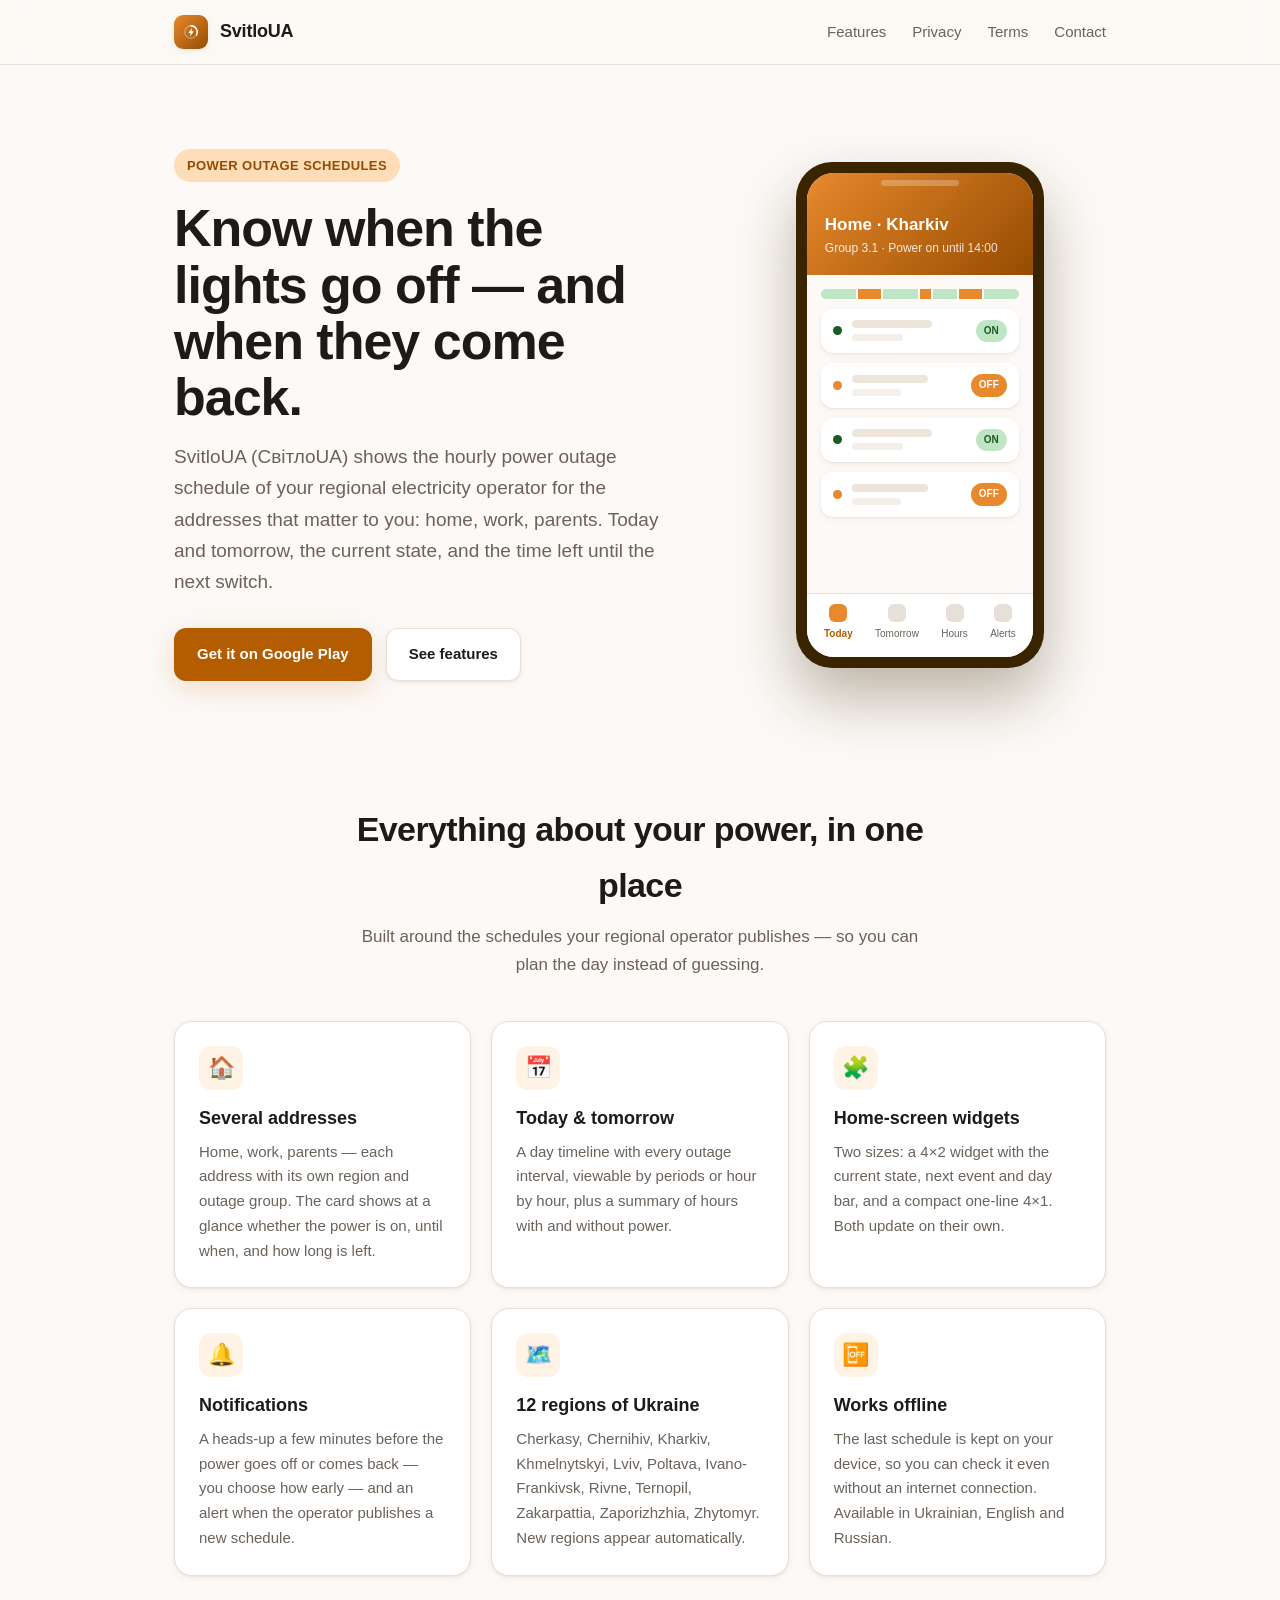
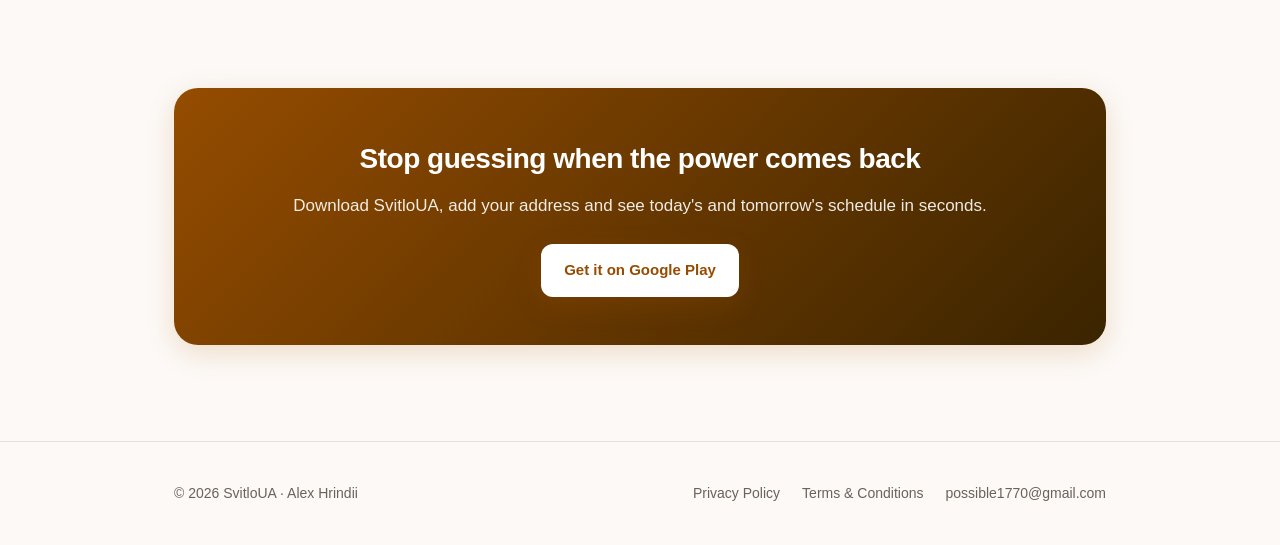
<file: index.html>
<!DOCTYPE html>
<html lang="en">
<head>
  <meta charset="utf-8">
  <meta name="viewport" content="width=device-width, initial-scale=1">
  <title>SvitloUA — Power Outage Schedules for Ukraine</title>
  <meta name="description" content="SvitloUA (СвітлоUA) shows when the power goes off and comes back at your addresses — today and tomorrow, with home-screen widgets and notifications. Covers 12 Ukrainian regions.">
  <link rel="icon" href="data:image/svg+xml,<svg xmlns='http://www.w3.org/2000/svg' viewBox='0 0 108 108'><rect width='108' height='108' rx='24' fill='%23b35c00'/><circle cx='54' cy='54' r='28' fill='none' stroke='white' stroke-opacity='.35' stroke-width='5'/><path d='M54,26a28,28 0 0,1 24.25,42' fill='none' stroke='white' stroke-width='5' stroke-linecap='round'/><path d='M58.5,36L42,58h10.5L49.5,74L67,51H56.2z' fill='white'/></svg>">
  <link rel="stylesheet" href="assets/style.css">
</head>
<body>
  <header class="site-header">
    <div class="wrap nav">
      <a class="brand" href="index.html">
        <span class="logo" aria-hidden="true">
          <svg viewBox="0 0 108 108" xmlns="http://www.w3.org/2000/svg"><circle cx="54" cy="54" r="28" fill="none" stroke="white" stroke-opacity=".35" stroke-width="6"/><path d="M54,26a28,28 0 0,1 24.25,42" fill="none" stroke="white" stroke-width="6" stroke-linecap="round"/><path d="M58.5,36L42,58h10.5L49.5,74L67,51H56.2z" fill="white"/></svg>
        </span>
        <span class="name">SvitloUA</span>
      </a>
      <nav class="nav-links">
        <a href="#features">Features</a>
        <a href="privacy.html">Privacy</a>
        <a href="terms.html">Terms</a>
        <a href="mailto:possible1770@gmail.com">Contact</a>
      </nav>
    </div>
  </header>

  <main>
    <!-- Hero -->
    <section class="hero">
      <div class="wrap hero-grid">
        <div>
          <span class="eyebrow">Power Outage Schedules</span>
          <h1>Know when the lights go off — and when they come back.</h1>
          <p class="lead">SvitloUA (СвітлоUA) shows the hourly power outage schedule of your regional electricity operator for the addresses that matter to you: home, work, parents. Today and tomorrow, the current state, and the time left until the next switch.</p>
          <div class="cta-row">
            <a class="btn btn-primary" href="https://play.google.com/store/apps/details?id=com.icompany.svitloua" target="_blank" rel="noopener">Get it on Google Play</a>
            <a class="btn btn-ghost" href="#features">See features</a>
          </div>
        </div>

        <div>
          <div class="phone" aria-hidden="true">
            <div class="screen">
              <div class="screen-top">
                <div class="t-title">Home · Kharkiv</div>
                <div class="t-sub">Group 3.1 · Power on until 14:00</div>
              </div>
              <div class="screen-body">
                <div class="daybar"><span class="w3"></span><span class="off w2"></span><span class="w3"></span><span class="off"></span><span class="w2"></span><span class="off w2"></span><span class="w3"></span></div>
                <div class="card-row"><span class="dot"></span><div class="ln"><div class="l1"></div><div class="l2"></div></div><span class="pill">ON</span></div>
                <div class="card-row"><span class="dot off"></span><div class="ln"><div class="l1"></div><div class="l2"></div></div><span class="pill off">OFF</span></div>
                <div class="card-row"><span class="dot"></span><div class="ln"><div class="l1"></div><div class="l2"></div></div><span class="pill">ON</span></div>
                <div class="card-row"><span class="dot off"></span><div class="ln"><div class="l1"></div><div class="l2"></div></div><span class="pill off">OFF</span></div>
              </div>
              <div class="tabbar">
                <div class="tab active"><span class="ico"></span>Today</div>
                <div class="tab"><span class="ico"></span>Tomorrow</div>
                <div class="tab"><span class="ico"></span>Hours</div>
                <div class="tab"><span class="ico"></span>Alerts</div>
              </div>
            </div>
          </div>
        </div>
      </div>
    </section>

    <!-- Features -->
    <section class="block" id="features">
      <div class="wrap">
        <div class="section-head">
          <h2>Everything about your power, in one place</h2>
          <p>Built around the schedules your regional operator publishes — so you can plan the day instead of guessing.</p>
        </div>
        <div class="features">
          <div class="feature">
            <div class="ficon">🏠</div>
            <h3>Several addresses</h3>
            <p>Home, work, parents — each address with its own region and outage group. The card shows at a glance whether the power is on, until when, and how long is left.</p>
          </div>
          <div class="feature">
            <div class="ficon">📅</div>
            <h3>Today &amp; tomorrow</h3>
            <p>A day timeline with every outage interval, viewable by periods or hour by hour, plus a summary of hours with and without power.</p>
          </div>
          <div class="feature">
            <div class="ficon">🧩</div>
            <h3>Home-screen widgets</h3>
            <p>Two sizes: a 4×2 widget with the current state, next event and day bar, and a compact one-line 4×1. Both update on their own.</p>
          </div>
          <div class="feature">
            <div class="ficon">🔔</div>
            <h3>Notifications</h3>
            <p>A heads-up a few minutes before the power goes off or comes back — you choose how early — and an alert when the operator publishes a new schedule.</p>
          </div>
          <div class="feature">
            <div class="ficon">🗺️</div>
            <h3>12 regions of Ukraine</h3>
            <p>Cherkasy, Chernihiv, Kharkiv, Khmelnytskyi, Lviv, Poltava, Ivano-Frankivsk, Rivne, Ternopil, Zakarpattia, Zaporizhzhia, Zhytomyr. New regions appear automatically.</p>
          </div>
          <div class="feature">
            <div class="ficon">📴</div>
            <h3>Works offline</h3>
            <p>The last schedule is kept on your device, so you can check it even without an internet connection. Available in Ukrainian, English and Russian.</p>
          </div>
        </div>
      </div>
    </section>

    <!-- CTA band -->
    <section class="block">
      <div class="wrap">
        <div class="band">
          <h2>Stop guessing when the power comes back</h2>
          <p>Download SvitloUA, add your address and see today's and tomorrow's schedule in seconds.</p>
          <a class="btn btn-primary" href="https://play.google.com/store/apps/details?id=com.icompany.svitloua" target="_blank" rel="noopener">Get it on Google Play</a>
        </div>
      </div>
    </section>
  </main>

  <footer class="site-footer">
    <div class="wrap foot-grid">
      <div>© 2026 SvitloUA · Alex Hrindii</div>
      <div class="foot-links">
        <a href="privacy.html">Privacy Policy</a>
        <a href="terms.html">Terms &amp; Conditions</a>
        <a href="mailto:possible1770@gmail.com">possible1770@gmail.com</a>
      </div>
    </div>
  </footer>
</body>
</html>
</file>
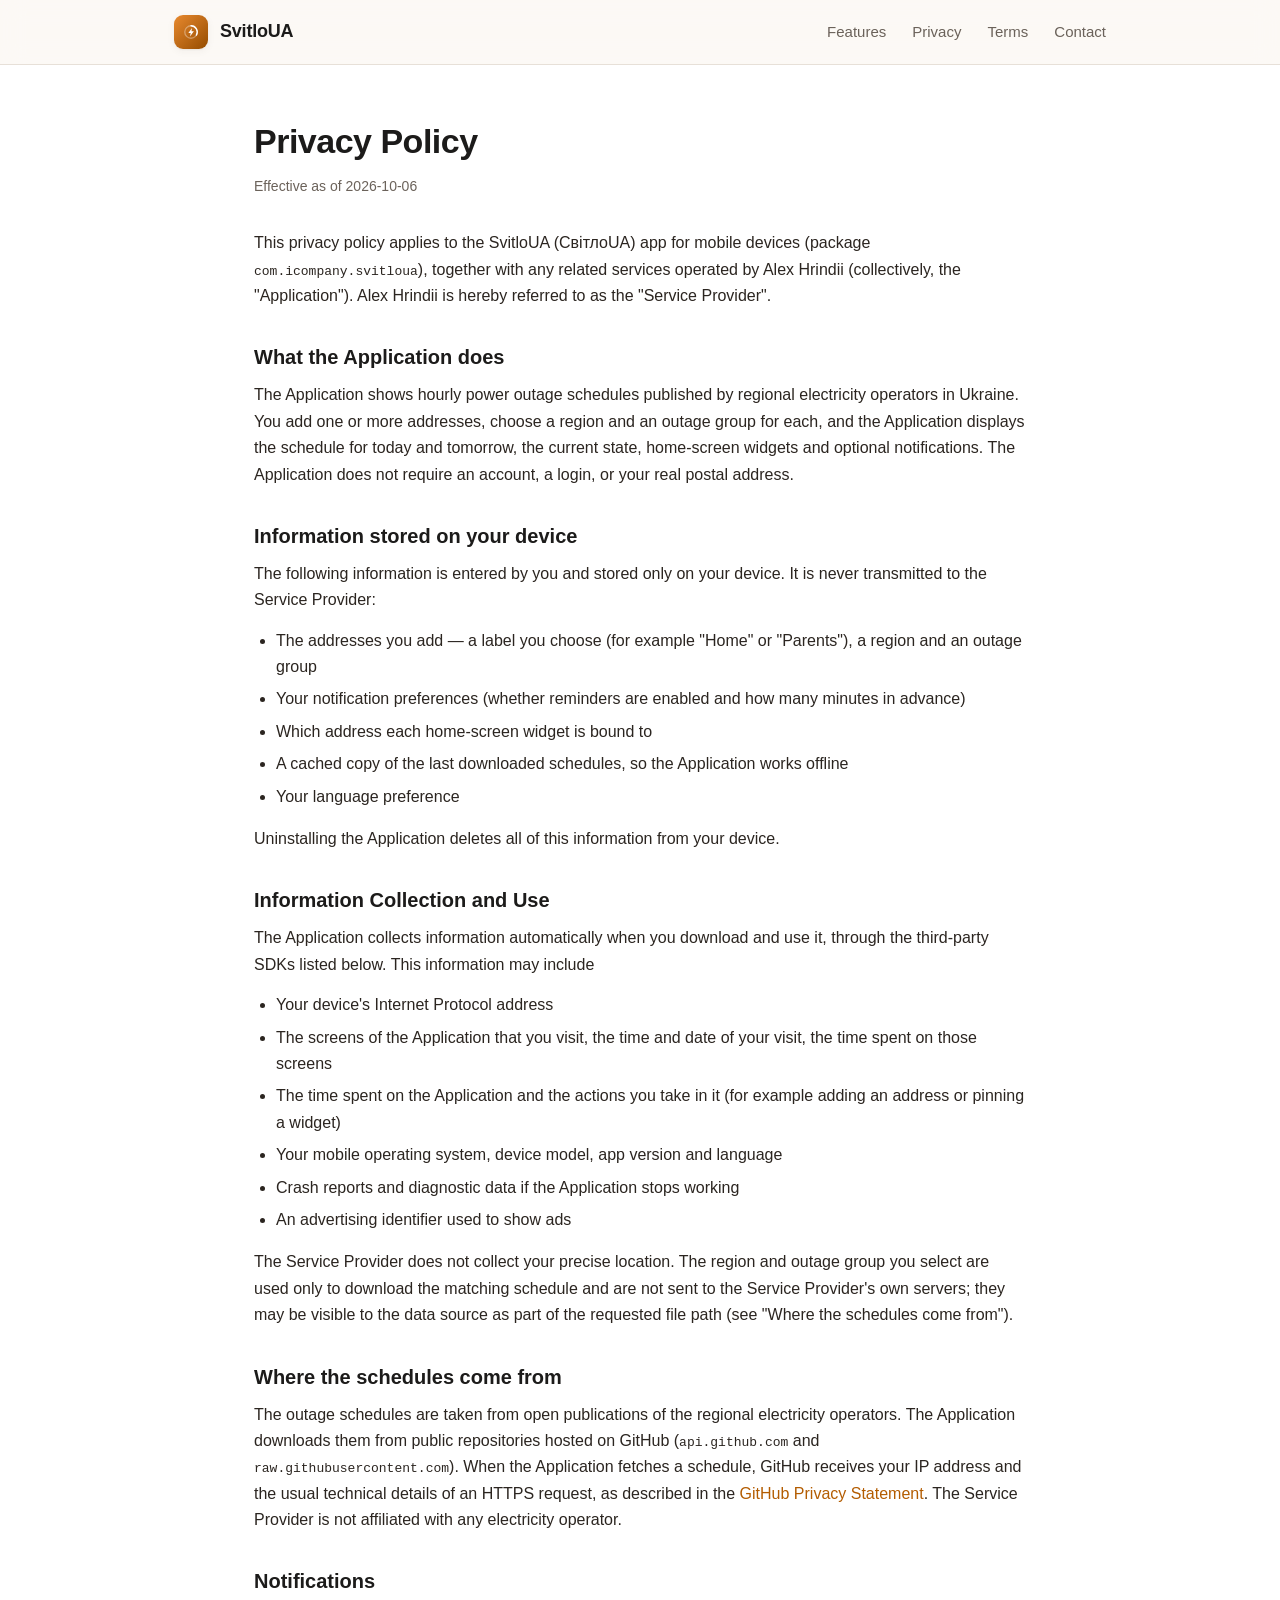
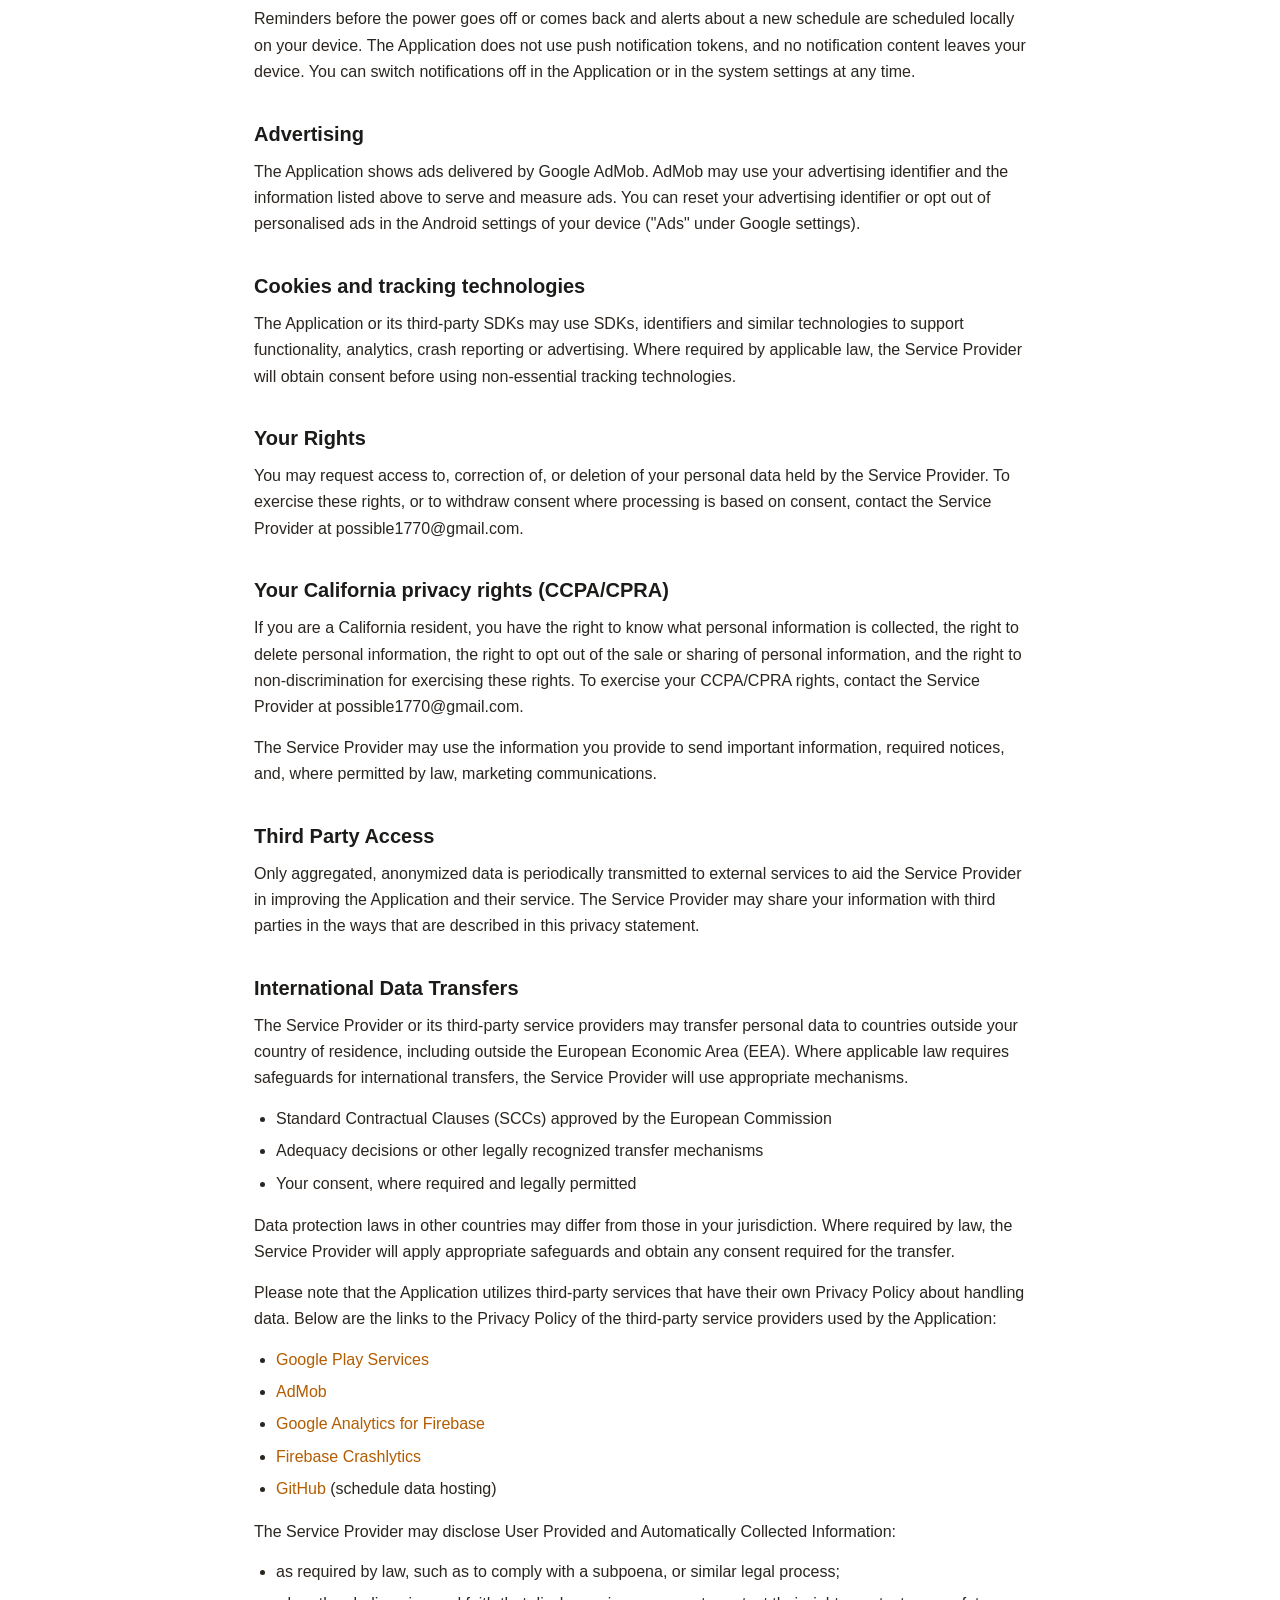
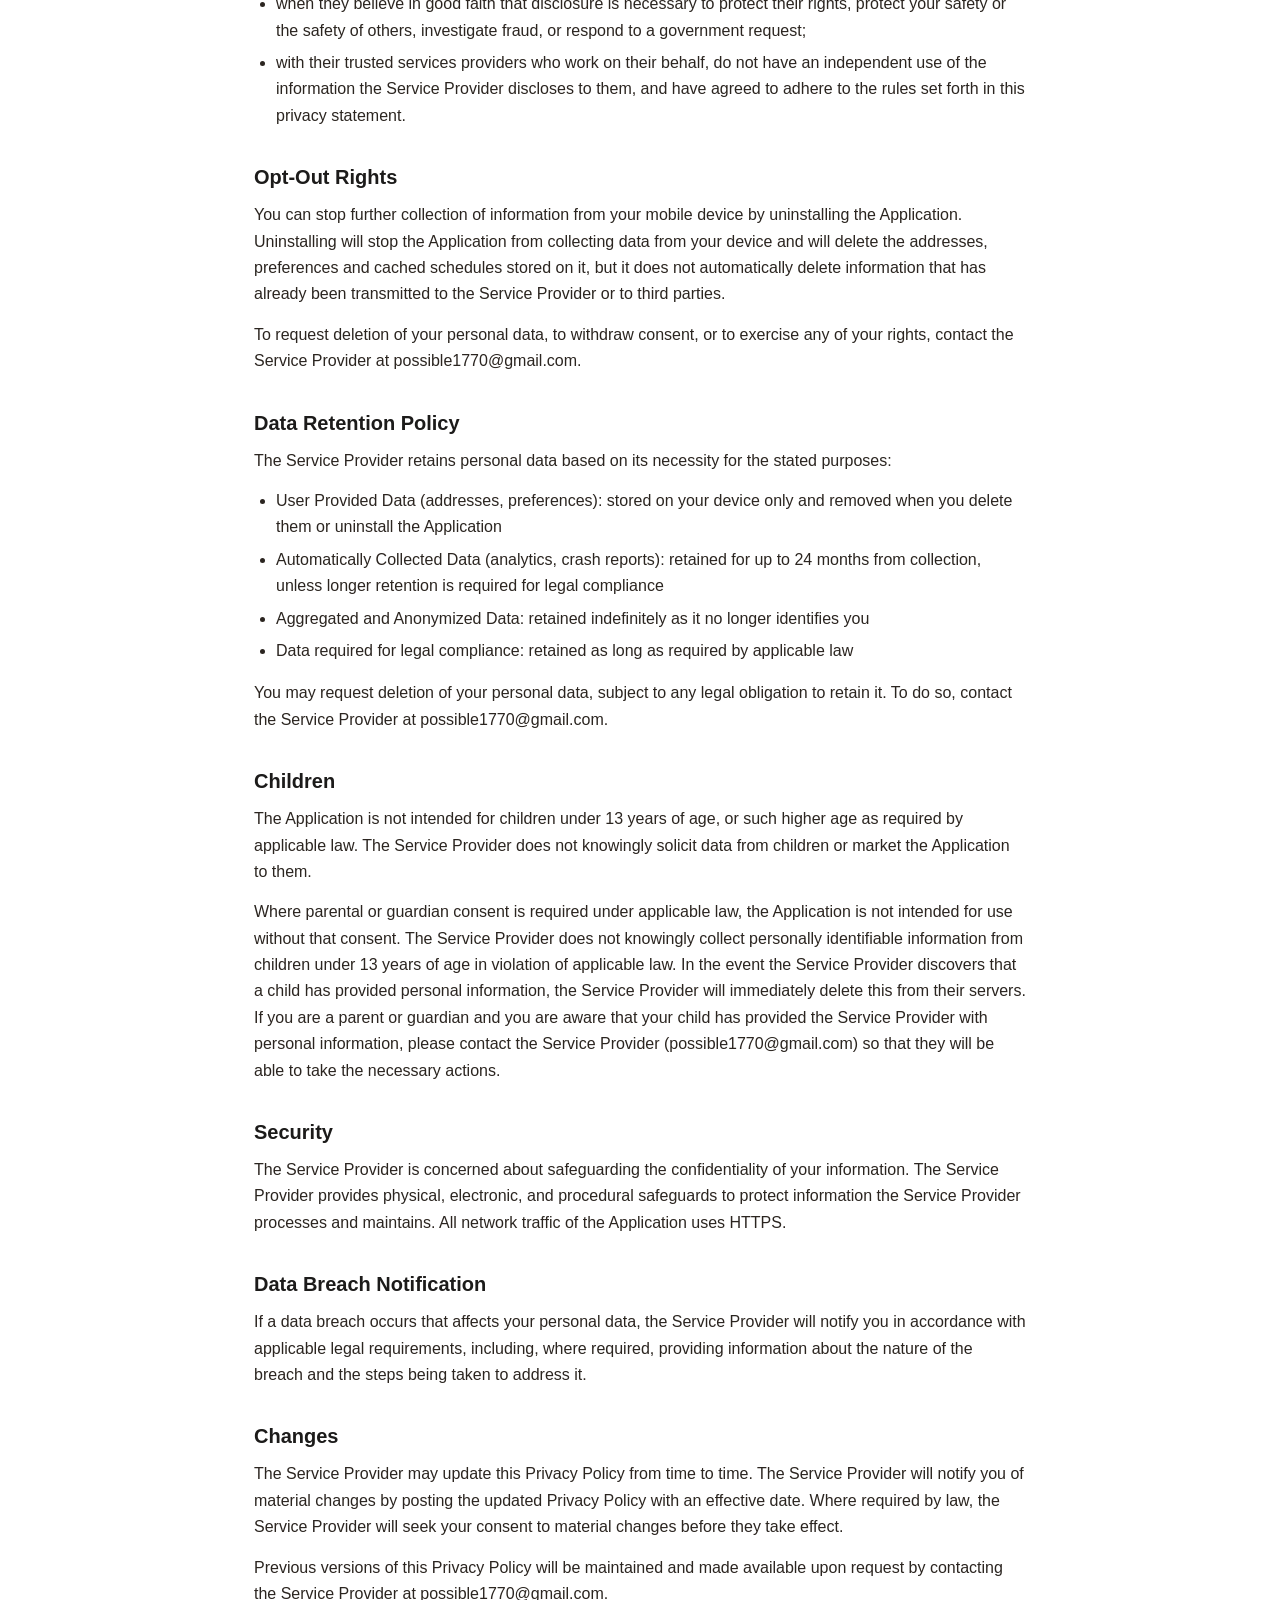
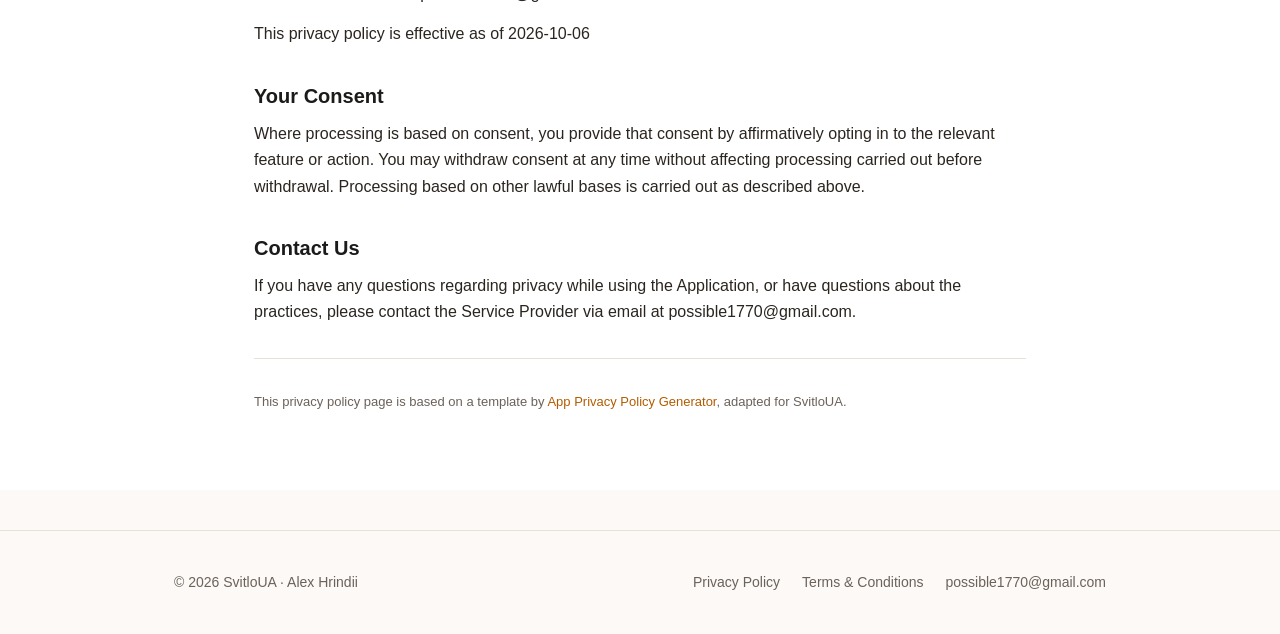
<file: privacy.html>
<!DOCTYPE html>
<html lang="en">
<head>
  <meta charset="utf-8">
  <meta name="viewport" content="width=device-width, initial-scale=1">
  <title>Privacy Policy — SvitloUA</title>
  <meta name="description" content="Privacy Policy for the SvitloUA (СвітлоUA) mobile application.">
  <link rel="icon" href="data:image/svg+xml,<svg xmlns='http://www.w3.org/2000/svg' viewBox='0 0 108 108'><rect width='108' height='108' rx='24' fill='%23b35c00'/><circle cx='54' cy='54' r='28' fill='none' stroke='white' stroke-opacity='.35' stroke-width='5'/><path d='M54,26a28,28 0 0,1 24.25,42' fill='none' stroke='white' stroke-width='5' stroke-linecap='round'/><path d='M58.5,36L42,58h10.5L49.5,74L67,51H56.2z' fill='white'/></svg>">
  <link rel="stylesheet" href="assets/style.css">
</head>
<body>
  <header class="site-header">
    <div class="wrap nav">
      <a class="brand" href="index.html">
        <span class="logo" aria-hidden="true">
          <svg viewBox="0 0 108 108" xmlns="http://www.w3.org/2000/svg"><circle cx="54" cy="54" r="28" fill="none" stroke="white" stroke-opacity=".35" stroke-width="6"/><path d="M54,26a28,28 0 0,1 24.25,42" fill="none" stroke="white" stroke-width="6" stroke-linecap="round"/><path d="M58.5,36L42,58h10.5L49.5,74L67,51H56.2z" fill="white"/></svg>
        </span>
        <span class="name">SvitloUA</span>
      </a>
      <nav class="nav-links">
        <a href="index.html#features">Features</a>
        <a href="privacy.html">Privacy</a>
        <a href="terms.html">Terms</a>
        <a href="mailto:possible1770@gmail.com">Contact</a>
      </nav>
    </div>
  </header>

  <main class="legal">
    <div class="wrap">
      <h1>Privacy Policy</h1>
      <p class="effective">Effective as of 2026-10-06</p>

      <p>This privacy policy applies to the SvitloUA (СвітлоUA) app for mobile devices (package <code>com.icompany.svitloua</code>), together with any related services operated by Alex Hrindii (collectively, the "Application"). Alex Hrindii is hereby referred to as the "Service Provider".</p>

      <strong class="h">What the Application does</strong>
      <p>The Application shows hourly power outage schedules published by regional electricity operators in Ukraine. You add one or more addresses, choose a region and an outage group for each, and the Application displays the schedule for today and tomorrow, the current state, home-screen widgets and optional notifications. The Application does not require an account, a login, or your real postal address.</p>

      <strong class="h">Information stored on your device</strong>
      <p>The following information is entered by you and stored only on your device. It is never transmitted to the Service Provider:</p>
      <ul>
        <li>The addresses you add — a label you choose (for example "Home" or "Parents"), a region and an outage group</li>
        <li>Your notification preferences (whether reminders are enabled and how many minutes in advance)</li>
        <li>Which address each home-screen widget is bound to</li>
        <li>A cached copy of the last downloaded schedules, so the Application works offline</li>
        <li>Your language preference</li>
      </ul>
      <p>Uninstalling the Application deletes all of this information from your device.</p>

      <strong class="h">Information Collection and Use</strong>
      <p>The Application collects information automatically when you download and use it, through the third-party SDKs listed below. This information may include</p>
      <ul>
        <li>Your device's Internet Protocol address</li>
        <li>The screens of the Application that you visit, the time and date of your visit, the time spent on those screens</li>
        <li>The time spent on the Application and the actions you take in it (for example adding an address or pinning a widget)</li>
        <li>Your mobile operating system, device model, app version and language</li>
        <li>Crash reports and diagnostic data if the Application stops working</li>
        <li>An advertising identifier used to show ads</li>
      </ul>
      <p>The Service Provider does not collect your precise location. The region and outage group you select are used only to download the matching schedule and are not sent to the Service Provider's own servers; they may be visible to the data source as part of the requested file path (see "Where the schedules come from").</p>

      <strong class="h">Where the schedules come from</strong>
      <p>The outage schedules are taken from open publications of the regional electricity operators. The Application downloads them from public repositories hosted on GitHub (<code>api.github.com</code> and <code>raw.githubusercontent.com</code>). When the Application fetches a schedule, GitHub receives your IP address and the usual technical details of an HTTPS request, as described in the <a href="https://docs.github.com/en/site-policy/privacy-policies/github-general-privacy-statement" target="_blank" rel="noopener noreferrer">GitHub Privacy Statement</a>. The Service Provider is not affiliated with any electricity operator.</p>

      <strong class="h">Notifications</strong>
      <p>Reminders before the power goes off or comes back and alerts about a new schedule are scheduled locally on your device. The Application does not use push notification tokens, and no notification content leaves your device. You can switch notifications off in the Application or in the system settings at any time.</p>

      <strong class="h">Advertising</strong>
      <p>The Application shows ads delivered by Google AdMob. AdMob may use your advertising identifier and the information listed above to serve and measure ads. You can reset your advertising identifier or opt out of personalised ads in the Android settings of your device ("Ads" under Google settings).</p>

      <strong class="h">Cookies and tracking technologies</strong>
      <p>The Application or its third-party SDKs may use SDKs, identifiers and similar technologies to support functionality, analytics, crash reporting or advertising. Where required by applicable law, the Service Provider will obtain consent before using non-essential tracking technologies.</p>

      <strong class="h">Your Rights</strong>
      <p>You may request access to, correction of, or deletion of your personal data held by the Service Provider. To exercise these rights, or to withdraw consent where processing is based on consent, contact the Service Provider at possible1770@gmail.com.</p>

      <strong class="h">Your California privacy rights (CCPA/CPRA)</strong>
      <p>If you are a California resident, you have the right to know what personal information is collected, the right to delete personal information, the right to opt out of the sale or sharing of personal information, and the right to non-discrimination for exercising these rights. To exercise your CCPA/CPRA rights, contact the Service Provider at possible1770@gmail.com.</p>

      <p>The Service Provider may use the information you provide to send important information, required notices, and, where permitted by law, marketing communications.</p>

      <strong class="h">Third Party Access</strong>
      <p>Only aggregated, anonymized data is periodically transmitted to external services to aid the Service Provider in improving the Application and their service. The Service Provider may share your information with third parties in the ways that are described in this privacy statement.</p>

      <strong class="h">International Data Transfers</strong>
      <p>The Service Provider or its third-party service providers may transfer personal data to countries outside your country of residence, including outside the European Economic Area (EEA). Where applicable law requires safeguards for international transfers, the Service Provider will use appropriate mechanisms.</p>
      <ul>
        <li>Standard Contractual Clauses (SCCs) approved by the European Commission</li>
        <li>Adequacy decisions or other legally recognized transfer mechanisms</li>
        <li>Your consent, where required and legally permitted</li>
      </ul>
      <p>Data protection laws in other countries may differ from those in your jurisdiction. Where required by law, the Service Provider will apply appropriate safeguards and obtain any consent required for the transfer.</p>

      <p>Please note that the Application utilizes third-party services that have their own Privacy Policy about handling data. Below are the links to the Privacy Policy of the third-party service providers used by the Application:</p>
      <ul>
        <li><a href="https://www.google.com/policies/privacy/" target="_blank" rel="noopener noreferrer">Google Play Services</a></li>
        <li><a href="https://policies.google.com/technologies/partner-sites" target="_blank" rel="noopener noreferrer">AdMob</a></li>
        <li><a href="https://firebase.google.com/support/privacy" target="_blank" rel="noopener noreferrer">Google Analytics for Firebase</a></li>
        <li><a href="https://firebase.google.com/support/privacy/" target="_blank" rel="noopener noreferrer">Firebase Crashlytics</a></li>
        <li><a href="https://docs.github.com/en/site-policy/privacy-policies/github-general-privacy-statement" target="_blank" rel="noopener noreferrer">GitHub</a> (schedule data hosting)</li>
      </ul>

      <p>The Service Provider may disclose User Provided and Automatically Collected Information:</p>
      <ul>
        <li>as required by law, such as to comply with a subpoena, or similar legal process;</li>
        <li>when they believe in good faith that disclosure is necessary to protect their rights, protect your safety or the safety of others, investigate fraud, or respond to a government request;</li>
        <li>with their trusted services providers who work on their behalf, do not have an independent use of the information the Service Provider discloses to them, and have agreed to adhere to the rules set forth in this privacy statement.</li>
      </ul>

      <strong class="h">Opt-Out Rights</strong>
      <p>You can stop further collection of information from your mobile device by uninstalling the Application. Uninstalling will stop the Application from collecting data from your device and will delete the addresses, preferences and cached schedules stored on it, but it does not automatically delete information that has already been transmitted to the Service Provider or to third parties.</p>
      <p>To request deletion of your personal data, to withdraw consent, or to exercise any of your rights, contact the Service Provider at possible1770@gmail.com.</p>

      <strong class="h">Data Retention Policy</strong>
      <p>The Service Provider retains personal data based on its necessity for the stated purposes:</p>
      <ul>
        <li>User Provided Data (addresses, preferences): stored on your device only and removed when you delete them or uninstall the Application</li>
        <li>Automatically Collected Data (analytics, crash reports): retained for up to 24 months from collection, unless longer retention is required for legal compliance</li>
        <li>Aggregated and Anonymized Data: retained indefinitely as it no longer identifies you</li>
        <li>Data required for legal compliance: retained as long as required by applicable law</li>
      </ul>
      <p>You may request deletion of your personal data, subject to any legal obligation to retain it. To do so, contact the Service Provider at possible1770@gmail.com.</p>

      <strong class="h">Children</strong>
      <p>The Application is not intended for children under 13 years of age, or such higher age as required by applicable law. The Service Provider does not knowingly solicit data from children or market the Application to them.</p>
      <p>Where parental or guardian consent is required under applicable law, the Application is not intended for use without that consent. The Service Provider does not knowingly collect personally identifiable information from children under 13 years of age in violation of applicable law. In the event the Service Provider discovers that a child has provided personal information, the Service Provider will immediately delete this from their servers. If you are a parent or guardian and you are aware that your child has provided the Service Provider with personal information, please contact the Service Provider (possible1770@gmail.com) so that they will be able to take the necessary actions.</p>

      <strong class="h">Security</strong>
      <p>The Service Provider is concerned about safeguarding the confidentiality of your information. The Service Provider provides physical, electronic, and procedural safeguards to protect information the Service Provider processes and maintains. All network traffic of the Application uses HTTPS.</p>

      <strong class="h">Data Breach Notification</strong>
      <p>If a data breach occurs that affects your personal data, the Service Provider will notify you in accordance with applicable legal requirements, including, where required, providing information about the nature of the breach and the steps being taken to address it.</p>

      <strong class="h">Changes</strong>
      <p>The Service Provider may update this Privacy Policy from time to time. The Service Provider will notify you of material changes by posting the updated Privacy Policy with an effective date. Where required by law, the Service Provider will seek your consent to material changes before they take effect.</p>
      <p>Previous versions of this Privacy Policy will be maintained and made available upon request by contacting the Service Provider at possible1770@gmail.com.</p>
      <p>This privacy policy is effective as of 2026-10-06</p>

      <strong class="h">Your Consent</strong>
      <p>Where processing is based on consent, you provide that consent by affirmatively opting in to the relevant feature or action. You may withdraw consent at any time without affecting processing carried out before withdrawal. Processing based on other lawful bases is carried out as described above.</p>

      <strong class="h">Contact Us</strong>
      <p>If you have any questions regarding privacy while using the Application, or have questions about the practices, please contact the Service Provider via email at possible1770@gmail.com.</p>

      <hr>
      <p class="gen">This privacy policy page is based on a template by <a href="https://app-privacy-policy-generator.nisrulz.com/" target="_blank" rel="noopener noreferrer">App Privacy Policy Generator</a>, adapted for SvitloUA.</p>
    </div>
  </main>

  <footer class="site-footer">
    <div class="wrap foot-grid">
      <div>© 2026 SvitloUA · Alex Hrindii</div>
      <div class="foot-links">
        <a href="privacy.html">Privacy Policy</a>
        <a href="terms.html">Terms &amp; Conditions</a>
        <a href="mailto:possible1770@gmail.com">possible1770@gmail.com</a>
      </div>
    </div>
  </footer>
</body>
</html>
</file>
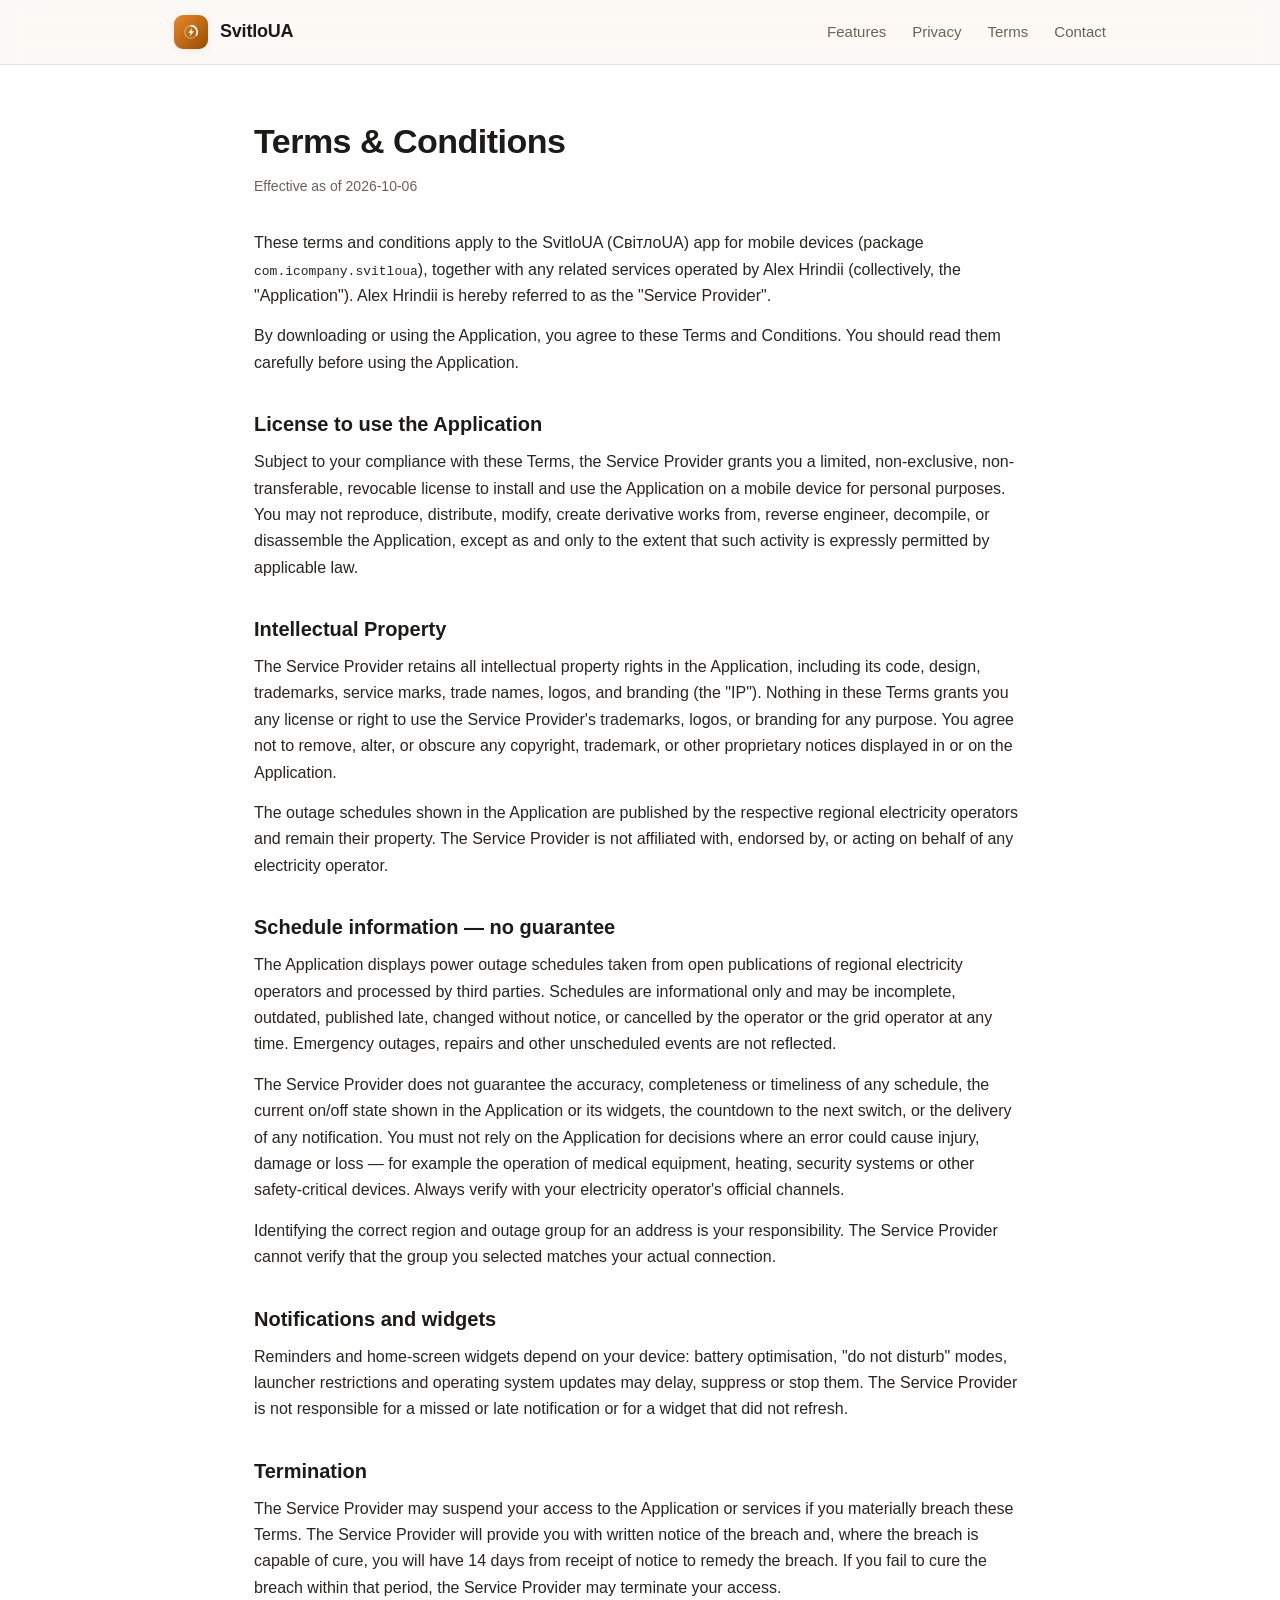
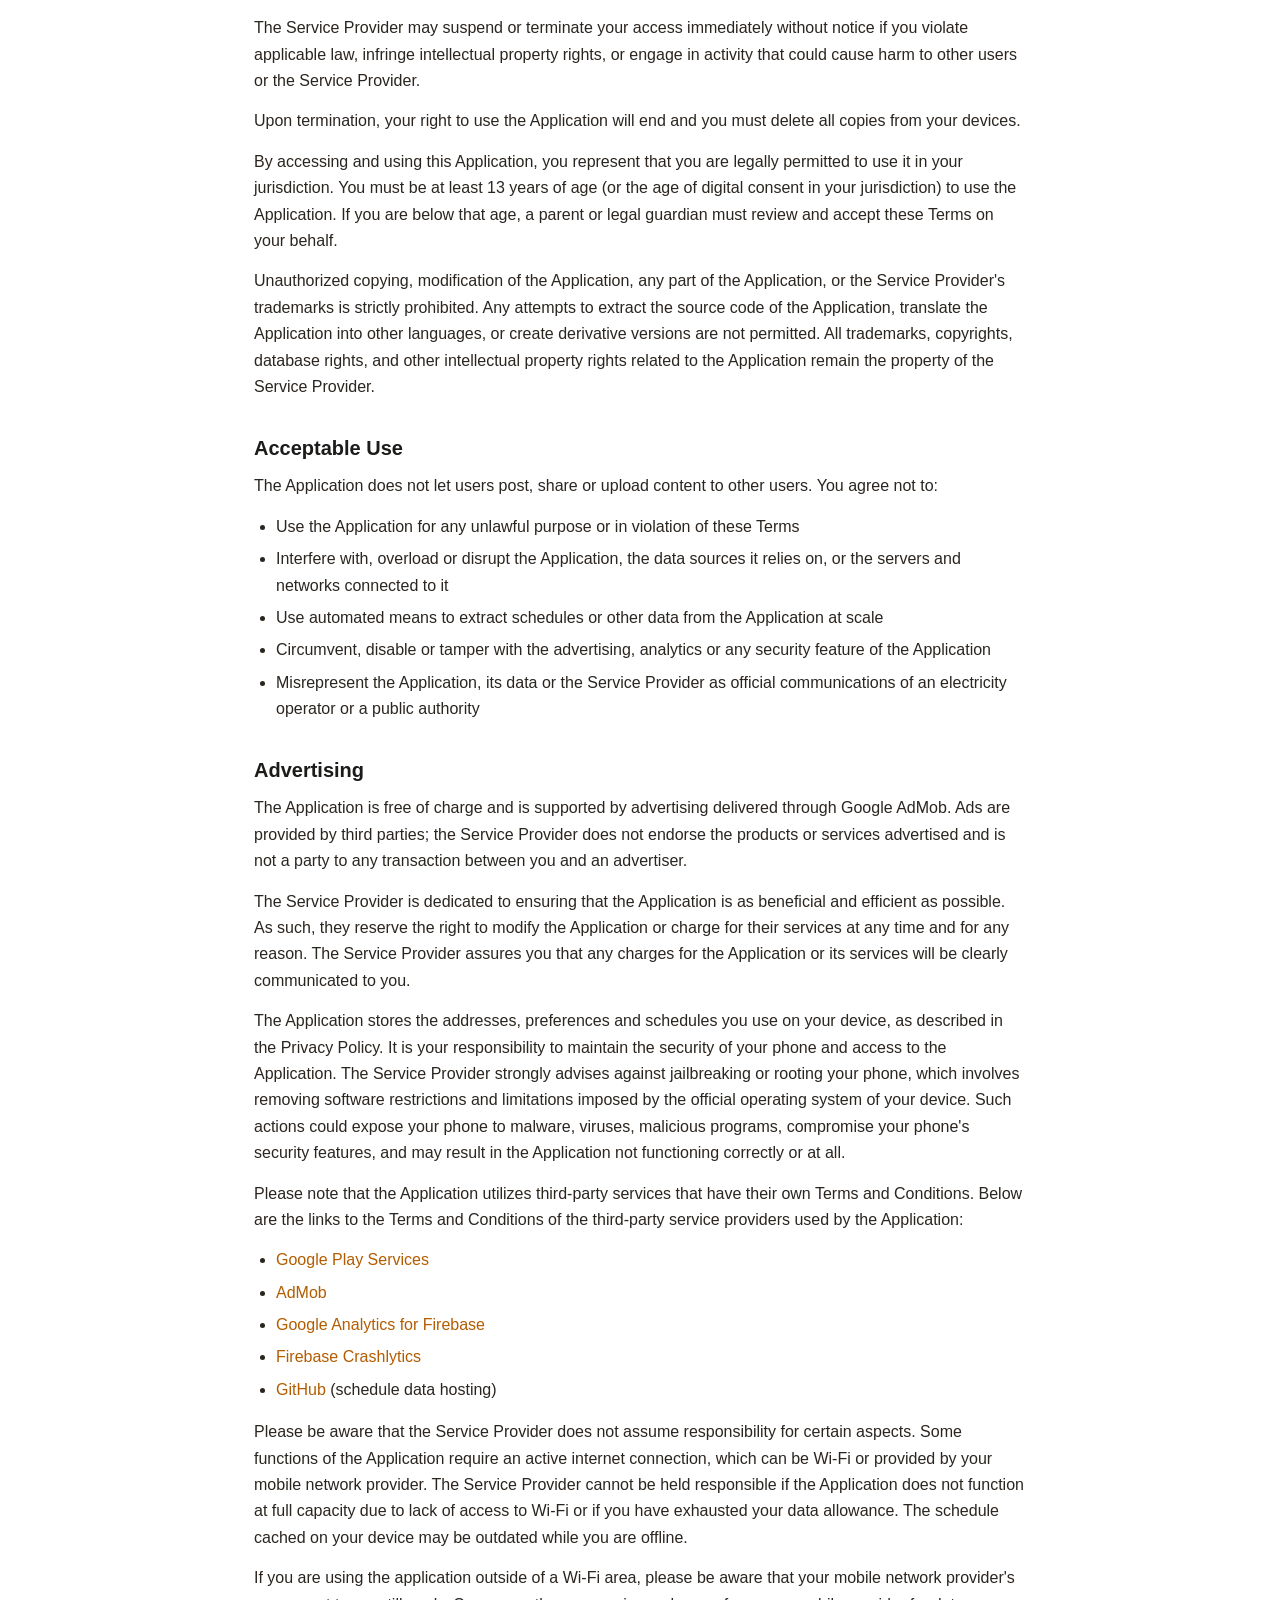
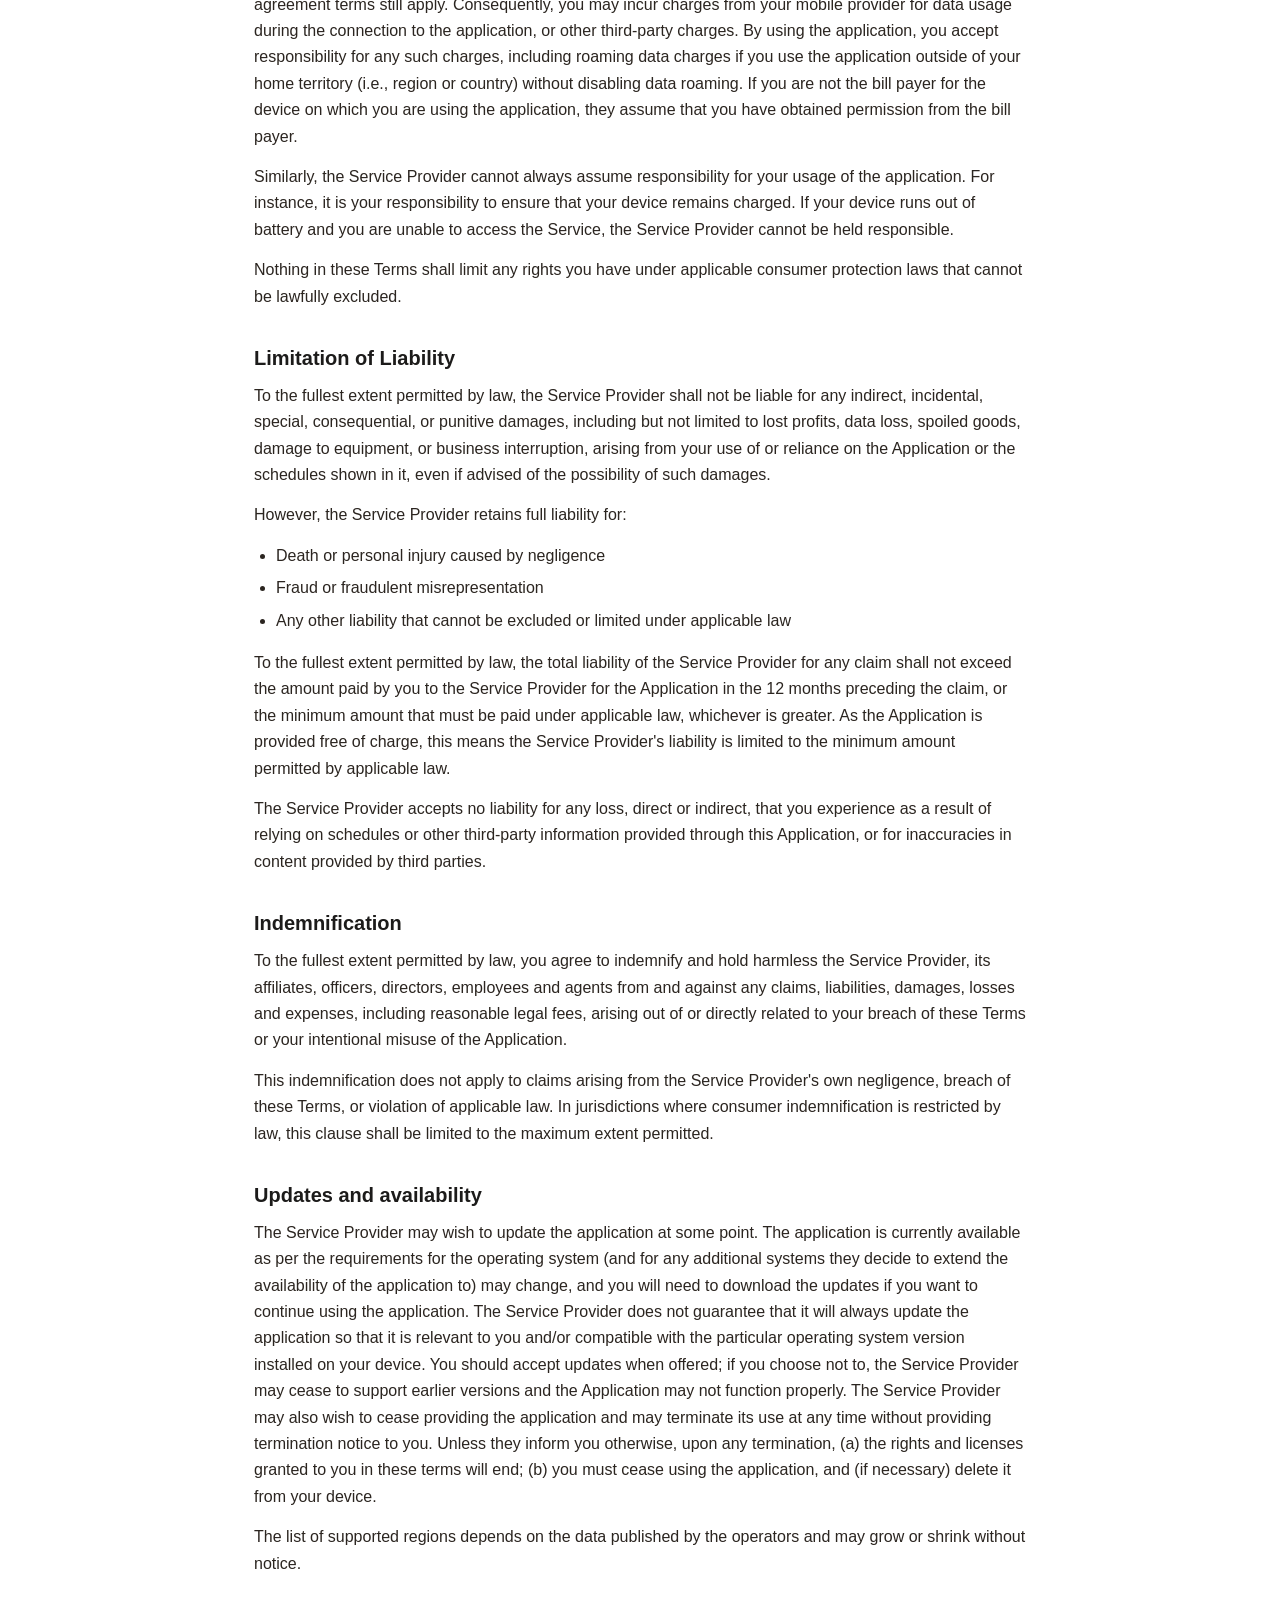
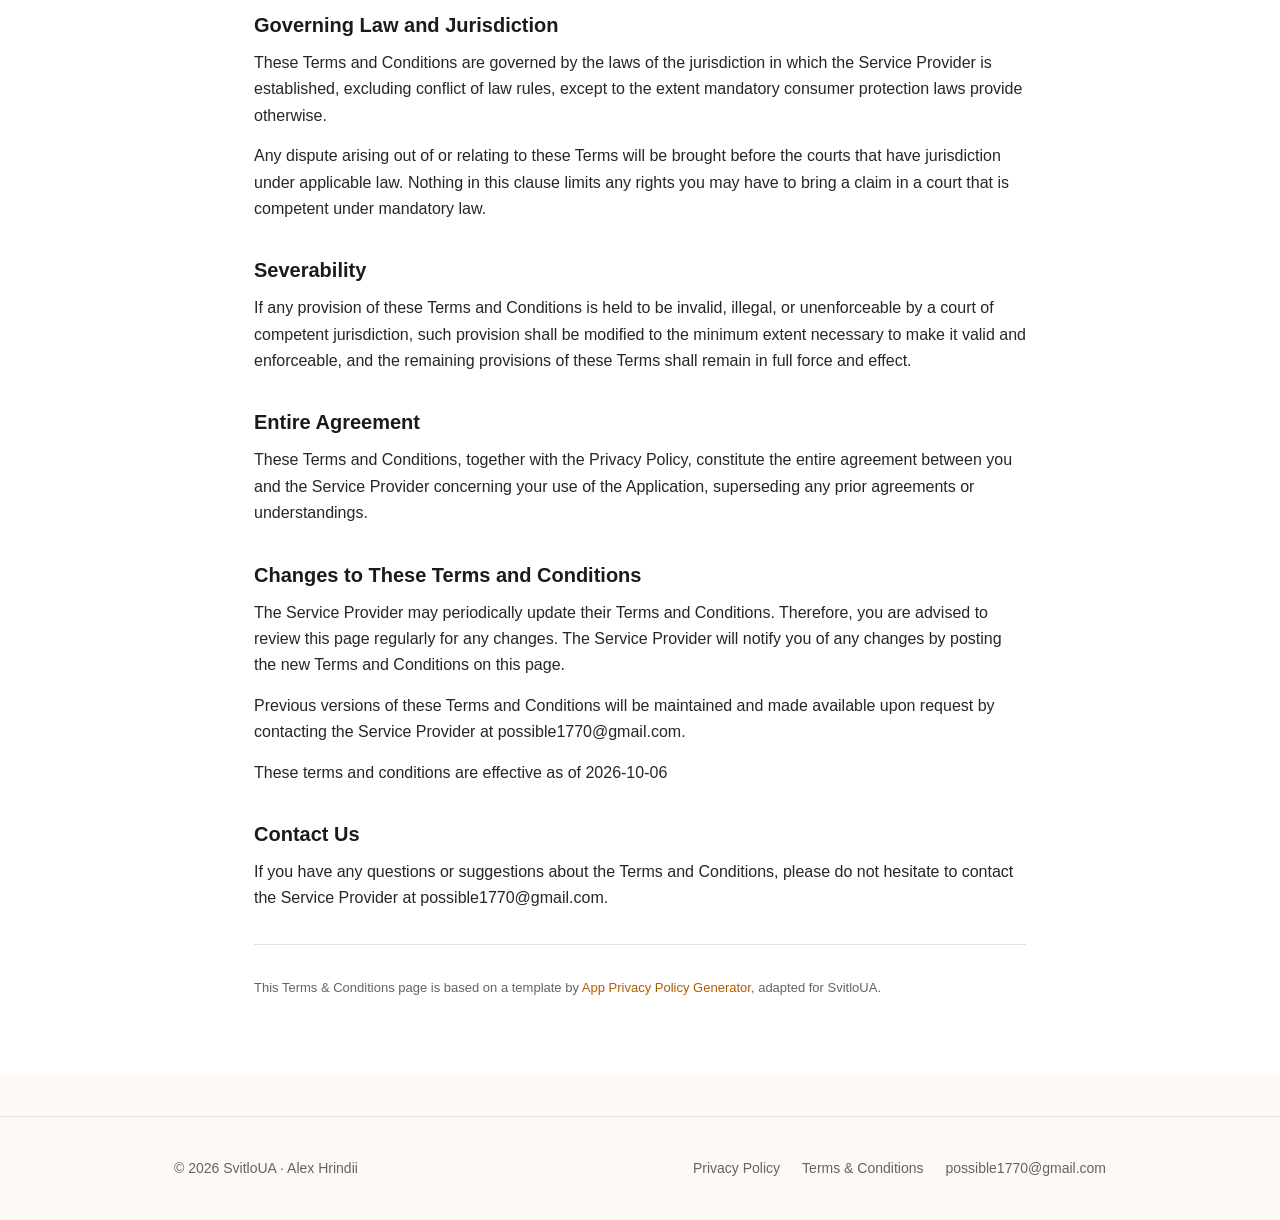
<file: terms.html>
<!DOCTYPE html>
<html lang="en">
<head>
  <meta charset="utf-8">
  <meta name="viewport" content="width=device-width, initial-scale=1">
  <title>Terms &amp; Conditions — SvitloUA</title>
  <meta name="description" content="Terms and Conditions for the SvitloUA (СвітлоUA) mobile application.">
  <link rel="icon" href="data:image/svg+xml,<svg xmlns='http://www.w3.org/2000/svg' viewBox='0 0 108 108'><rect width='108' height='108' rx='24' fill='%23b35c00'/><circle cx='54' cy='54' r='28' fill='none' stroke='white' stroke-opacity='.35' stroke-width='5'/><path d='M54,26a28,28 0 0,1 24.25,42' fill='none' stroke='white' stroke-width='5' stroke-linecap='round'/><path d='M58.5,36L42,58h10.5L49.5,74L67,51H56.2z' fill='white'/></svg>">
  <link rel="stylesheet" href="assets/style.css">
</head>
<body>
  <header class="site-header">
    <div class="wrap nav">
      <a class="brand" href="index.html">
        <span class="logo" aria-hidden="true">
          <svg viewBox="0 0 108 108" xmlns="http://www.w3.org/2000/svg"><circle cx="54" cy="54" r="28" fill="none" stroke="white" stroke-opacity=".35" stroke-width="6"/><path d="M54,26a28,28 0 0,1 24.25,42" fill="none" stroke="white" stroke-width="6" stroke-linecap="round"/><path d="M58.5,36L42,58h10.5L49.5,74L67,51H56.2z" fill="white"/></svg>
        </span>
        <span class="name">SvitloUA</span>
      </a>
      <nav class="nav-links">
        <a href="index.html#features">Features</a>
        <a href="privacy.html">Privacy</a>
        <a href="terms.html">Terms</a>
        <a href="mailto:possible1770@gmail.com">Contact</a>
      </nav>
    </div>
  </header>

  <main class="legal">
    <div class="wrap">
      <h1>Terms &amp; Conditions</h1>
      <p class="effective">Effective as of 2026-10-06</p>

      <p>These terms and conditions apply to the SvitloUA (СвітлоUA) app for mobile devices (package <code>com.icompany.svitloua</code>), together with any related services operated by Alex Hrindii (collectively, the "Application"). Alex Hrindii is hereby referred to as the "Service Provider".</p>
      <p>By downloading or using the Application, you agree to these Terms and Conditions. You should read them carefully before using the Application.</p>

      <strong class="h">License to use the Application</strong>
      <p>Subject to your compliance with these Terms, the Service Provider grants you a limited, non-exclusive, non-transferable, revocable license to install and use the Application on a mobile device for personal purposes. You may not reproduce, distribute, modify, create derivative works from, reverse engineer, decompile, or disassemble the Application, except as and only to the extent that such activity is expressly permitted by applicable law.</p>

      <strong class="h">Intellectual Property</strong>
      <p>The Service Provider retains all intellectual property rights in the Application, including its code, design, trademarks, service marks, trade names, logos, and branding (the "IP"). Nothing in these Terms grants you any license or right to use the Service Provider's trademarks, logos, or branding for any purpose. You agree not to remove, alter, or obscure any copyright, trademark, or other proprietary notices displayed in or on the Application.</p>
      <p>The outage schedules shown in the Application are published by the respective regional electricity operators and remain their property. The Service Provider is not affiliated with, endorsed by, or acting on behalf of any electricity operator.</p>

      <strong class="h">Schedule information — no guarantee</strong>
      <p>The Application displays power outage schedules taken from open publications of regional electricity operators and processed by third parties. Schedules are informational only and may be incomplete, outdated, published late, changed without notice, or cancelled by the operator or the grid operator at any time. Emergency outages, repairs and other unscheduled events are not reflected.</p>
      <p>The Service Provider does not guarantee the accuracy, completeness or timeliness of any schedule, the current on/off state shown in the Application or its widgets, the countdown to the next switch, or the delivery of any notification. You must not rely on the Application for decisions where an error could cause injury, damage or loss — for example the operation of medical equipment, heating, security systems or other safety-critical devices. Always verify with your electricity operator's official channels.</p>
      <p>Identifying the correct region and outage group for an address is your responsibility. The Service Provider cannot verify that the group you selected matches your actual connection.</p>

      <strong class="h">Notifications and widgets</strong>
      <p>Reminders and home-screen widgets depend on your device: battery optimisation, "do not disturb" modes, launcher restrictions and operating system updates may delay, suppress or stop them. The Service Provider is not responsible for a missed or late notification or for a widget that did not refresh.</p>

      <strong class="h">Termination</strong>
      <p>The Service Provider may suspend your access to the Application or services if you materially breach these Terms. The Service Provider will provide you with written notice of the breach and, where the breach is capable of cure, you will have 14 days from receipt of notice to remedy the breach. If you fail to cure the breach within that period, the Service Provider may terminate your access.</p>
      <p>The Service Provider may suspend or terminate your access immediately without notice if you violate applicable law, infringe intellectual property rights, or engage in activity that could cause harm to other users or the Service Provider.</p>
      <p>Upon termination, your right to use the Application will end and you must delete all copies from your devices.</p>
      <p>By accessing and using this Application, you represent that you are legally permitted to use it in your jurisdiction. You must be at least 13 years of age (or the age of digital consent in your jurisdiction) to use the Application. If you are below that age, a parent or legal guardian must review and accept these Terms on your behalf.</p>
      <p>Unauthorized copying, modification of the Application, any part of the Application, or the Service Provider's trademarks is strictly prohibited. Any attempts to extract the source code of the Application, translate the Application into other languages, or create derivative versions are not permitted. All trademarks, copyrights, database rights, and other intellectual property rights related to the Application remain the property of the Service Provider.</p>

      <strong class="h">Acceptable Use</strong>
      <p>The Application does not let users post, share or upload content to other users. You agree not to:</p>
      <ul>
        <li>Use the Application for any unlawful purpose or in violation of these Terms</li>
        <li>Interfere with, overload or disrupt the Application, the data sources it relies on, or the servers and networks connected to it</li>
        <li>Use automated means to extract schedules or other data from the Application at scale</li>
        <li>Circumvent, disable or tamper with the advertising, analytics or any security feature of the Application</li>
        <li>Misrepresent the Application, its data or the Service Provider as official communications of an electricity operator or a public authority</li>
      </ul>

      <strong class="h">Advertising</strong>
      <p>The Application is free of charge and is supported by advertising delivered through Google AdMob. Ads are provided by third parties; the Service Provider does not endorse the products or services advertised and is not a party to any transaction between you and an advertiser.</p>

      <p>The Service Provider is dedicated to ensuring that the Application is as beneficial and efficient as possible. As such, they reserve the right to modify the Application or charge for their services at any time and for any reason. The Service Provider assures you that any charges for the Application or its services will be clearly communicated to you.</p>

      <p>The Application stores the addresses, preferences and schedules you use on your device, as described in the Privacy Policy. It is your responsibility to maintain the security of your phone and access to the Application. The Service Provider strongly advises against jailbreaking or rooting your phone, which involves removing software restrictions and limitations imposed by the official operating system of your device. Such actions could expose your phone to malware, viruses, malicious programs, compromise your phone's security features, and may result in the Application not functioning correctly or at all.</p>

      <p>Please note that the Application utilizes third-party services that have their own Terms and Conditions. Below are the links to the Terms and Conditions of the third-party service providers used by the Application:</p>
      <ul>
        <li><a href="https://policies.google.com/terms" target="_blank" rel="noopener noreferrer">Google Play Services</a></li>
        <li><a href="https://developers.google.com/admob/terms" target="_blank" rel="noopener noreferrer">AdMob</a></li>
        <li><a href="https://www.google.com/analytics/terms/" target="_blank" rel="noopener noreferrer">Google Analytics for Firebase</a></li>
        <li><a href="https://firebase.google.com/terms/crashlytics" target="_blank" rel="noopener noreferrer">Firebase Crashlytics</a></li>
        <li><a href="https://docs.github.com/en/site-policy/github-terms/github-terms-of-service" target="_blank" rel="noopener noreferrer">GitHub</a> (schedule data hosting)</li>
      </ul>

      <p>Please be aware that the Service Provider does not assume responsibility for certain aspects. Some functions of the Application require an active internet connection, which can be Wi-Fi or provided by your mobile network provider. The Service Provider cannot be held responsible if the Application does not function at full capacity due to lack of access to Wi-Fi or if you have exhausted your data allowance. The schedule cached on your device may be outdated while you are offline.</p>

      <p>If you are using the application outside of a Wi-Fi area, please be aware that your mobile network provider's agreement terms still apply. Consequently, you may incur charges from your mobile provider for data usage during the connection to the application, or other third-party charges. By using the application, you accept responsibility for any such charges, including roaming data charges if you use the application outside of your home territory (i.e., region or country) without disabling data roaming. If you are not the bill payer for the device on which you are using the application, they assume that you have obtained permission from the bill payer.</p>

      <p>Similarly, the Service Provider cannot always assume responsibility for your usage of the application. For instance, it is your responsibility to ensure that your device remains charged. If your device runs out of battery and you are unable to access the Service, the Service Provider cannot be held responsible.</p>

      <p>Nothing in these Terms shall limit any rights you have under applicable consumer protection laws that cannot be lawfully excluded.</p>

      <strong class="h">Limitation of Liability</strong>
      <p>To the fullest extent permitted by law, the Service Provider shall not be liable for any indirect, incidental, special, consequential, or punitive damages, including but not limited to lost profits, data loss, spoiled goods, damage to equipment, or business interruption, arising from your use of or reliance on the Application or the schedules shown in it, even if advised of the possibility of such damages.</p>
      <p>However, the Service Provider retains full liability for:</p>
      <ul>
        <li>Death or personal injury caused by negligence</li>
        <li>Fraud or fraudulent misrepresentation</li>
        <li>Any other liability that cannot be excluded or limited under applicable law</li>
      </ul>
      <p>To the fullest extent permitted by law, the total liability of the Service Provider for any claim shall not exceed the amount paid by you to the Service Provider for the Application in the 12 months preceding the claim, or the minimum amount that must be paid under applicable law, whichever is greater. As the Application is provided free of charge, this means the Service Provider's liability is limited to the minimum amount permitted by applicable law.</p>
      <p>The Service Provider accepts no liability for any loss, direct or indirect, that you experience as a result of relying on schedules or other third-party information provided through this Application, or for inaccuracies in content provided by third parties.</p>

      <strong class="h">Indemnification</strong>
      <p>To the fullest extent permitted by law, you agree to indemnify and hold harmless the Service Provider, its affiliates, officers, directors, employees and agents from and against any claims, liabilities, damages, losses and expenses, including reasonable legal fees, arising out of or directly related to your breach of these Terms or your intentional misuse of the Application.</p>
      <p>This indemnification does not apply to claims arising from the Service Provider's own negligence, breach of these Terms, or violation of applicable law. In jurisdictions where consumer indemnification is restricted by law, this clause shall be limited to the maximum extent permitted.</p>

      <strong class="h">Updates and availability</strong>
      <p>The Service Provider may wish to update the application at some point. The application is currently available as per the requirements for the operating system (and for any additional systems they decide to extend the availability of the application to) may change, and you will need to download the updates if you want to continue using the application. The Service Provider does not guarantee that it will always update the application so that it is relevant to you and/or compatible with the particular operating system version installed on your device. You should accept updates when offered; if you choose not to, the Service Provider may cease to support earlier versions and the Application may not function properly. The Service Provider may also wish to cease providing the application and may terminate its use at any time without providing termination notice to you. Unless they inform you otherwise, upon any termination, (a) the rights and licenses granted to you in these terms will end; (b) you must cease using the application, and (if necessary) delete it from your device.</p>
      <p>The list of supported regions depends on the data published by the operators and may grow or shrink without notice.</p>

      <strong class="h">Governing Law and Jurisdiction</strong>
      <p>These Terms and Conditions are governed by the laws of the jurisdiction in which the Service Provider is established, excluding conflict of law rules, except to the extent mandatory consumer protection laws provide otherwise.</p>
      <p>Any dispute arising out of or relating to these Terms will be brought before the courts that have jurisdiction under applicable law. Nothing in this clause limits any rights you may have to bring a claim in a court that is competent under mandatory law.</p>

      <strong class="h">Severability</strong>
      <p>If any provision of these Terms and Conditions is held to be invalid, illegal, or unenforceable by a court of competent jurisdiction, such provision shall be modified to the minimum extent necessary to make it valid and enforceable, and the remaining provisions of these Terms shall remain in full force and effect.</p>

      <strong class="h">Entire Agreement</strong>
      <p>These Terms and Conditions, together with the Privacy Policy, constitute the entire agreement between you and the Service Provider concerning your use of the Application, superseding any prior agreements or understandings.</p>

      <strong class="h">Changes to These Terms and Conditions</strong>
      <p>The Service Provider may periodically update their Terms and Conditions. Therefore, you are advised to review this page regularly for any changes. The Service Provider will notify you of any changes by posting the new Terms and Conditions on this page.</p>
      <p>Previous versions of these Terms and Conditions will be maintained and made available upon request by contacting the Service Provider at possible1770@gmail.com.</p>
      <p>These terms and conditions are effective as of 2026-10-06</p>

      <strong class="h">Contact Us</strong>
      <p>If you have any questions or suggestions about the Terms and Conditions, please do not hesitate to contact the Service Provider at possible1770@gmail.com.</p>

      <hr>
      <p class="gen">This Terms &amp; Conditions page is based on a template by <a href="https://app-privacy-policy-generator.nisrulz.com/" target="_blank" rel="noopener noreferrer">App Privacy Policy Generator</a>, adapted for SvitloUA.</p>
    </div>
  </main>

  <footer class="site-footer">
    <div class="wrap foot-grid">
      <div>© 2026 SvitloUA · Alex Hrindii</div>
      <div class="foot-links">
        <a href="privacy.html">Privacy Policy</a>
        <a href="terms.html">Terms &amp; Conditions</a>
        <a href="mailto:possible1770@gmail.com">possible1770@gmail.com</a>
      </div>
    </div>
  </footer>
</body>
</html>
</file>
<file: assets/style.css>
:root {
  --brand-900: #3a2400;
  --brand-700: #954c00;
  --brand-600: #b35c00;
  --brand-500: #e8892e;
  --brand-100: #ffddb8;
  --brand-50: #fff3e6;
  --ink: #1c1b1a;
  --text: #2b2520;
  --muted: #6b625a;
  --line: #e7e0d8;
  --surface: #ffffff;
  --bg: #fcf9f6;
  --on: #bfe6c4;
  --on-ink: #1e5a24;
  --off: #e8892e;
  --radius: 18px;
  --shadow-sm: 0 1px 2px rgba(58, 36, 0, .06), 0 2px 8px rgba(58, 36, 0, .05);
  --shadow-md: 0 8px 28px rgba(179, 92, 0, .18);
  --maxw: 980px;
}

* { box-sizing: border-box; }

html { scroll-behavior: smooth; }

body {
  margin: 0;
  font-family: -apple-system, BlinkMacSystemFont, "Segoe UI", Roboto, "Helvetica Neue", Arial, sans-serif;
  color: var(--text);
  background: var(--bg);
  line-height: 1.65;
  -webkit-font-smoothing: antialiased;
}

a { color: var(--brand-600); text-decoration: none; }
a:hover { text-decoration: underline; }

.wrap { max-width: var(--maxw); margin: 0 auto; padding: 0 24px; }

/* ---------- Header ---------- */
.site-header {
  position: sticky; top: 0; z-index: 20;
  background: rgba(252, 249, 246, .82);
  backdrop-filter: saturate(140%) blur(12px);
  border-bottom: 1px solid var(--line);
}
.nav {
  display: flex; align-items: center; justify-content: space-between;
  height: 64px;
}
.brand { display: flex; align-items: center; gap: 12px; font-weight: 700; color: var(--ink); }
.brand:hover { text-decoration: none; }
.brand .logo {
  width: 34px; height: 34px; border-radius: 9px;
  background: linear-gradient(135deg, var(--brand-500), var(--brand-700));
  display: grid; place-items: center; color: #fff;
  box-shadow: var(--shadow-sm);
}
.brand .logo svg { width: 24px; height: 24px; display: block; }
.brand .name { font-size: 18px; letter-spacing: -.2px; }
.nav-links { display: flex; gap: 26px; align-items: center; }
.nav-links a { color: var(--muted); font-weight: 500; font-size: 15px; }
.nav-links a:hover { color: var(--ink); text-decoration: none; }

/* ---------- Hero ---------- */
.hero { padding: 84px 0 64px; }
.hero-grid { display: grid; grid-template-columns: 1.15fr .85fr; gap: 56px; align-items: center; }
.eyebrow {
  display: inline-block; font-size: 13px; font-weight: 600; letter-spacing: .4px;
  color: var(--brand-700); background: var(--brand-100);
  padding: 6px 13px; border-radius: 999px; text-transform: uppercase;
}
.hero h1 {
  font-size: clamp(34px, 5vw, 52px); line-height: 1.08; letter-spacing: -1px;
  color: var(--ink); margin: 18px 0 16px; font-weight: 800;
}
.hero p.lead { font-size: 19px; color: var(--muted); margin: 0 0 30px; max-width: 30em; }
.cta-row { display: flex; gap: 14px; flex-wrap: wrap; align-items: center; }
.btn {
  display: inline-flex; align-items: center; gap: 9px;
  padding: 13px 22px; border-radius: 12px; font-weight: 600; font-size: 15px;
  border: 1px solid transparent; cursor: pointer;
}
.btn:hover { text-decoration: none; }
.btn-primary { background: var(--brand-600); color: #fff; box-shadow: var(--shadow-md); }
.btn-primary:hover { background: var(--brand-700); }
.btn-ghost { background: var(--surface); color: var(--ink); border-color: var(--line); box-shadow: var(--shadow-sm); }
.btn-ghost:hover { border-color: var(--brand-100); }

/* phone mock */
.phone {
  margin: 0 auto; width: 248px; height: 506px; border-radius: 36px;
  background: var(--brand-900); padding: 11px;
  box-shadow: 0 30px 60px rgba(58, 36, 0, .32); position: relative;
}
.phone::before {
  content: ""; position: absolute; top: 18px; left: 50%; transform: translateX(-50%);
  width: 78px; height: 6px; border-radius: 4px; background: rgba(255,255,255,.25); z-index: 3;
}
.screen {
  width: 100%; height: 100%; border-radius: 27px; background: var(--bg);
  overflow: hidden; display: flex; flex-direction: column;
}
.screen-top { background: linear-gradient(135deg, var(--brand-500), var(--brand-700)); color: #fff; padding: 38px 18px 16px; }
.screen-top .t-title { font-weight: 700; font-size: 17px; }
.screen-top .t-sub { font-size: 12px; opacity: .85; }
.screen-body { flex: 1; padding: 14px; display: flex; flex-direction: column; gap: 10px; }
.daybar { display: flex; gap: 2px; height: 10px; border-radius: 6px; overflow: hidden; }
.daybar span { flex: 1; background: var(--on); }
.daybar span.off { background: var(--off); }
.daybar span.w2 { flex: 2; }
.daybar span.w3 { flex: 3; }
.card-row {
  background: #fff; border-radius: 12px; padding: 11px 12px; box-shadow: var(--shadow-sm);
  display: flex; align-items: center; gap: 10px;
}
.card-row .dot { width: 9px; height: 9px; border-radius: 50%; background: var(--on-ink); flex: none; }
.card-row .dot.off { background: var(--off); }
.card-row .ln { flex: 1; }
.card-row .l1 { height: 8px; width: 70%; background: #ede4da; border-radius: 4px; margin-bottom: 6px; }
.card-row .l2 { height: 7px; width: 45%; background: #f5efe9; border-radius: 4px; }
.card-row .pill { font-size: 10px; font-weight: 700; color: var(--on-ink); background: var(--on); padding: 3px 8px; border-radius: 999px; }
.card-row .pill.off { color: #fff; background: var(--off); }
.tabbar { display: flex; justify-content: space-around; padding: 10px 6px 14px; background: #fff; border-top: 1px solid var(--line); }
.tabbar .tab { font-size: 10px; color: var(--muted); display: flex; flex-direction: column; align-items: center; gap: 4px; }
.tabbar .tab.active { color: var(--brand-600); font-weight: 700; }
.tabbar .ico { width: 18px; height: 18px; border-radius: 6px; background: var(--line); }
.tabbar .tab.active .ico { background: var(--brand-500); }

/* ---------- Features ---------- */
section.block { padding: 56px 0; }
.section-head { text-align: center; max-width: 36em; margin: 0 auto 42px; }
.section-head h2 { font-size: clamp(26px, 3.4vw, 34px); color: var(--ink); letter-spacing: -.6px; margin: 0 0 10px; }
.section-head p { color: var(--muted); font-size: 17px; margin: 0; }
.features { display: grid; grid-template-columns: repeat(3, 1fr); gap: 20px; }
.feature {
  background: var(--surface); border: 1px solid var(--line); border-radius: var(--radius);
  padding: 24px; box-shadow: var(--shadow-sm);
}
.feature .ficon {
  width: 44px; height: 44px; border-radius: 12px; display: grid; place-items: center;
  background: var(--brand-50); color: var(--brand-700); font-size: 22px; margin-bottom: 14px;
}
.feature h3 { margin: 0 0 6px; font-size: 18px; color: var(--ink); }
.feature p { margin: 0; color: var(--muted); font-size: 15px; }

/* ---------- CTA band ---------- */
.band {
  background: linear-gradient(135deg, var(--brand-700), var(--brand-900));
  color: #fff; border-radius: 24px; padding: 48px 40px; text-align: center;
  box-shadow: var(--shadow-md);
}
.band h2 { font-size: 28px; margin: 0 0 10px; letter-spacing: -.5px; }
.band p { margin: 0 0 24px; opacity: .9; font-size: 17px; }
.band .btn-primary { background: #fff; color: var(--brand-700); }
.band .btn-primary:hover { background: var(--brand-50); }

/* ---------- Footer ---------- */
.site-footer { border-top: 1px solid var(--line); padding: 40px 0; margin-top: 40px; color: var(--muted); font-size: 14px; }
.foot-grid { display: flex; justify-content: space-between; flex-wrap: wrap; gap: 20px; align-items: center; }
.foot-links { display: flex; gap: 22px; flex-wrap: wrap; }
.foot-links a { color: var(--muted); }

/* ---------- Legal pages ---------- */
.legal { background: var(--surface); }
.legal .wrap { max-width: 820px; padding-top: 48px; padding-bottom: 64px; }
.legal h1 { font-size: 34px; color: var(--ink); letter-spacing: -.5px; margin: 0 0 6px; }
.legal .effective { color: var(--muted); font-size: 14px; margin: 0 0 32px; }
.legal h2, .legal strong.h { display: block; font-size: 20px; color: var(--ink); margin: 32px 0 8px; }
.legal p { margin: 0 0 14px; }
.legal ul { margin: 0 0 16px; padding-left: 22px; }
.legal li { margin-bottom: 6px; }
.legal hr { border: none; border-top: 1px solid var(--line); margin: 32px 0; }
.legal .gen { font-size: 13px; color: var(--muted); }

@media (max-width: 820px) {
  .hero-grid { grid-template-columns: 1fr; gap: 40px; }
  .phone { order: -1; }
  .features { grid-template-columns: 1fr; }
  .nav-links { display: none; }
}
</file>
